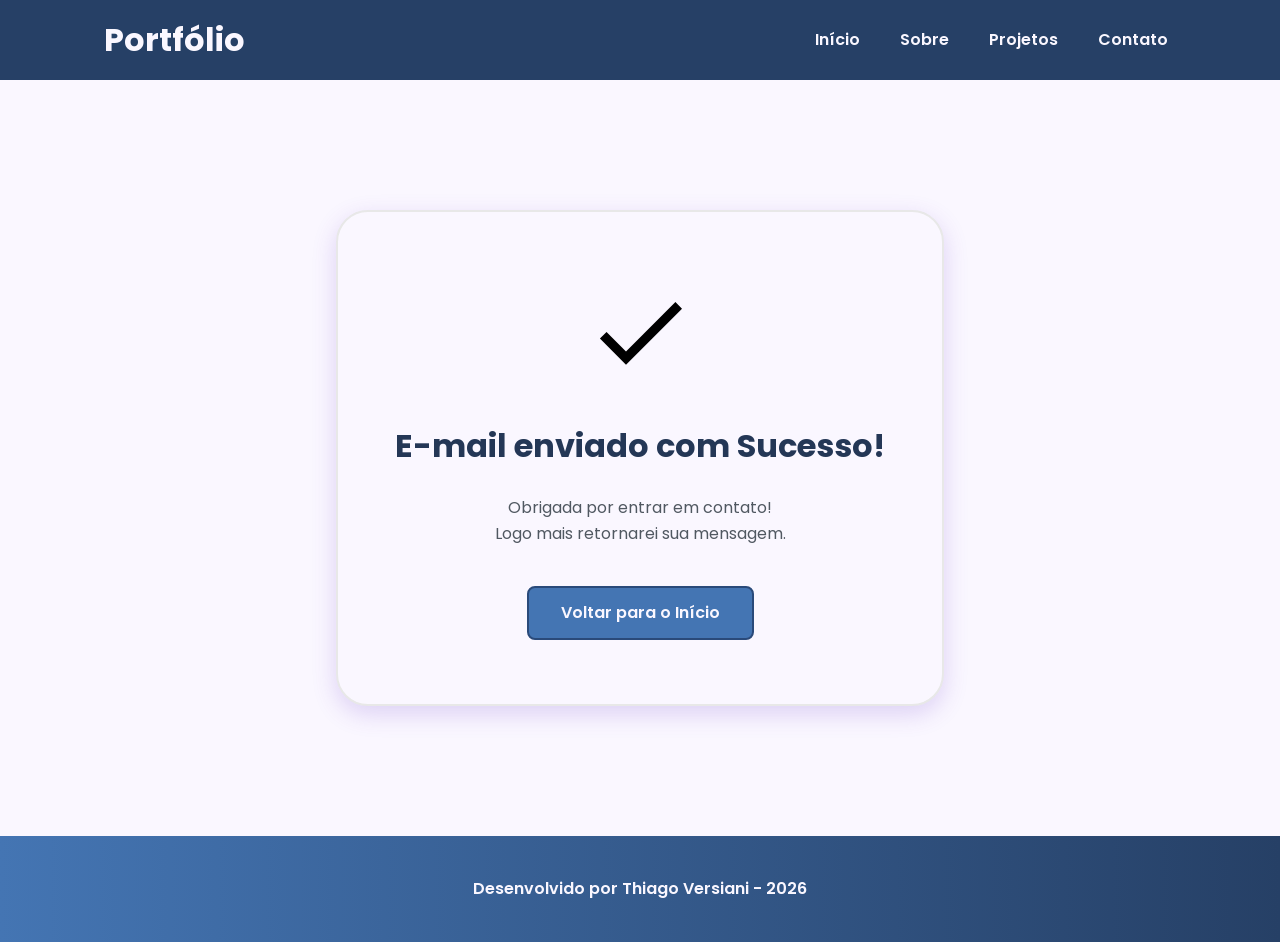
<file: sucess.html>
<!DOCTYPE html>
<html lang="pt-br">

<head>

  <!-- Fontes do Google -->
  <link rel="preconnect" href="https://fonts.googleapis.com">
  <link rel="preconnect" href="https://fonts.gstatic.com" crossorigin>

  <!-- Fonte do Google - Poppins -->
  <link href="https://fonts.googleapis.com/css2?family=Poppins&display=swap" rel="stylesheet">

  <meta charset="UTF-8">
  <meta name="viewport" content="width=device-width, initial-scale=1.0">
  <meta name="author" content="Thiago Versiani">
  <meta name="description" content="Portfólio Pessoal da Thiago Versiani, 
                    desenvolvedor Full Stack especializado em criar experiências 
                    digitais incríveis. Conheça meus projetos e entre em contato.">
  <meta name="robots" content="index, follow">

  <link rel="icon" type="image/svg+xml" href="./assets/img/favicon.svg">

  <!-- CSS principal da página -->
  <link rel="stylesheet" href="./assets/css/styles.css">

  <title>Portfólio do Thiago</title>
</head>

<body>

  <!-- Cabeçalho da Página (header) -->
  <header class="menu-container">
    <div class="menu-content">
      <a href="index.html" id="titulo">Portfólio</a>

      <nav>
        <ul class="menu-list">
          <li><a href="index.html#hero">Início</a></li>
          <li><a href="index.html#about">Sobre</a></li>
          <li><a href="index.html#projects">Projetos</a></li>
          <li><a href="index.html#contact">Contato</a></li>
        </ul>
      </nav>
    </div>
  </header>

  <!-- Seção Principal da Página (main) -->
  <main>

    <!-- Mensagem de Sucesso -->
    <section class="success-container">
      <article class="success-content">

        <figure class="success-icon">
          <img src="./assets/img/success.svg" alt="Ilustração de sucesso" width="20%">
        </figure>

        <h1>E-mail enviado com Sucesso!</h1>
        <h2>Obrigada por entrar em contato! <br> Logo mais retornarei sua mensagem.</h2>

        <a class="botao" href="index.html">Voltar para o Início</a>

      </article>
    </section>

  </main>

  <!-- Rodapé da Página (footer) -->
  <footer>
    Desenvolvido por Thiago Versiani - 2026
  </footer>

</body>

</html>
</file>
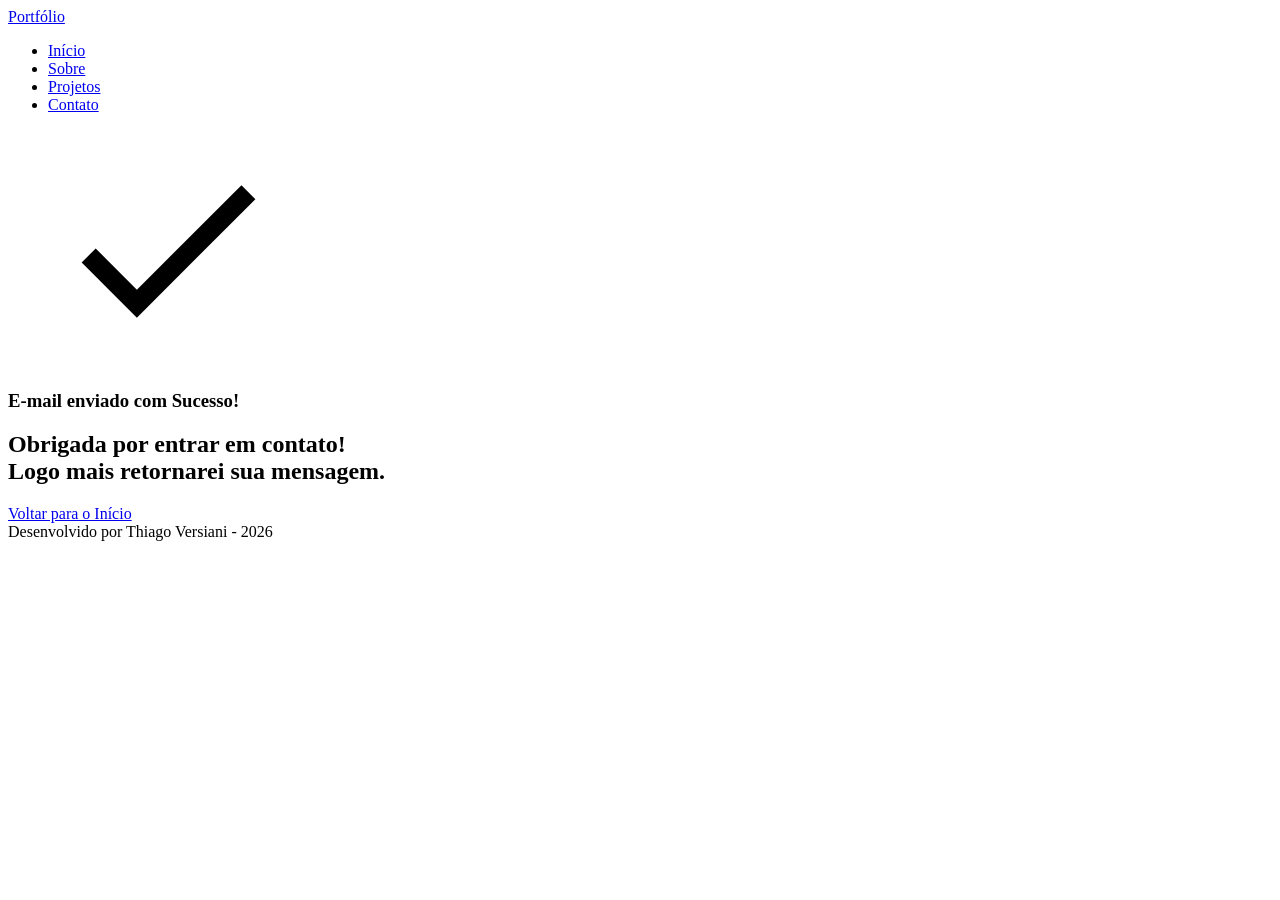
<file: assets/sucess.html>
<!DOCTYPE html>
<html lang="pt-br">

<head>

  <meta charset="UTF-8">
  <meta name="viewport" content="width=device-width, initial-scale=1.0">
  <meta name="author" content="Thiago Versiani">
  <meta name="description" content="Portfólio Pessoal da Thiago Versiani, 
                    desenvolvedor Full Stack especializado em criar experiências 
                    digitais incríveis. Conheça meus projetos e entre em contato.">
  <meta name="robots" content="index, follow">

  <link rel="icon" type="image/svg+xml" href="./assets/img/favicon.svg">

  <title>Portfólio do Thiago</title>
</head>

<body>

  <!-- Cabeçalho da Página (header) -->
  <header class="menu-container">
    <div class="menu-content">
      <a href="index.html" id="titulo">Portfólio</a>

      <nav>
        <ul class="menu-list">
          <li><a href="index.html#hero">Início</a></li>
          <li><a href="index.html#about">Sobre</a></li>
          <li><a href="index.html#projects">Projetos</a></li>
          <li><a href="index.html#contact">Contato</a></li>
        </ul>
      </nav>
    </div>
  </header>

  <!-- Seção Principal da Página (main) -->
  <main>

    <!-- Mensagem de Sucesso -->
    <section class="success-container">
      <article class="success-content">

        <figure class="success-icon">
          <img src="./img/success.svg" alt="Ilustração de sucesso" class="float-animation" width="20%">
        </figure>

        <h1>E-mail enviado com Sucesso!</h1>
        <h2>Obrigada por entrar em contato! <br> Logo mais retornarei sua mensagem.</h2>

        <a class="botao" href="index.html">Voltar para o Início</a>

      </article>
    </section>

  </main>

  <!-- Rodapé da Página (footer) -->
  <footer>
    Desenvolvido por Thiago Versiani - 2026
  </footer>

</body>

</html>
</file>
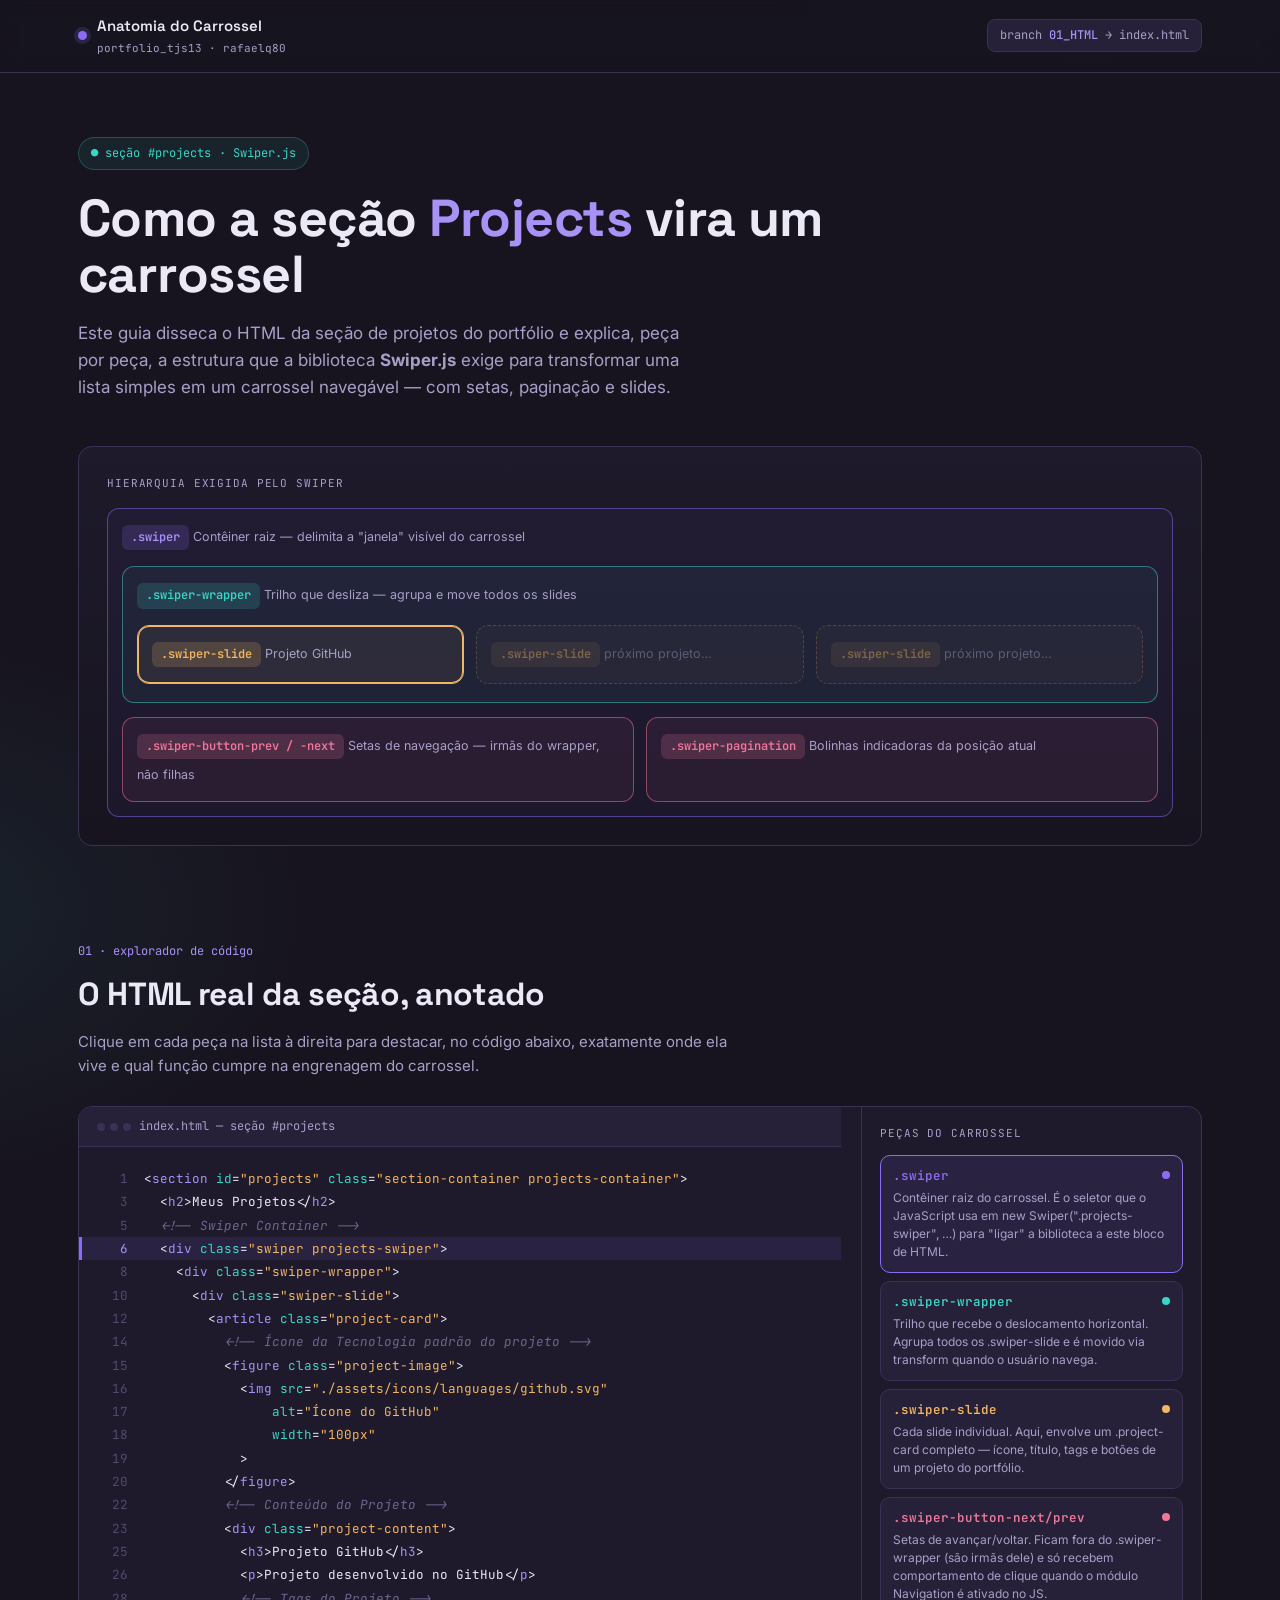
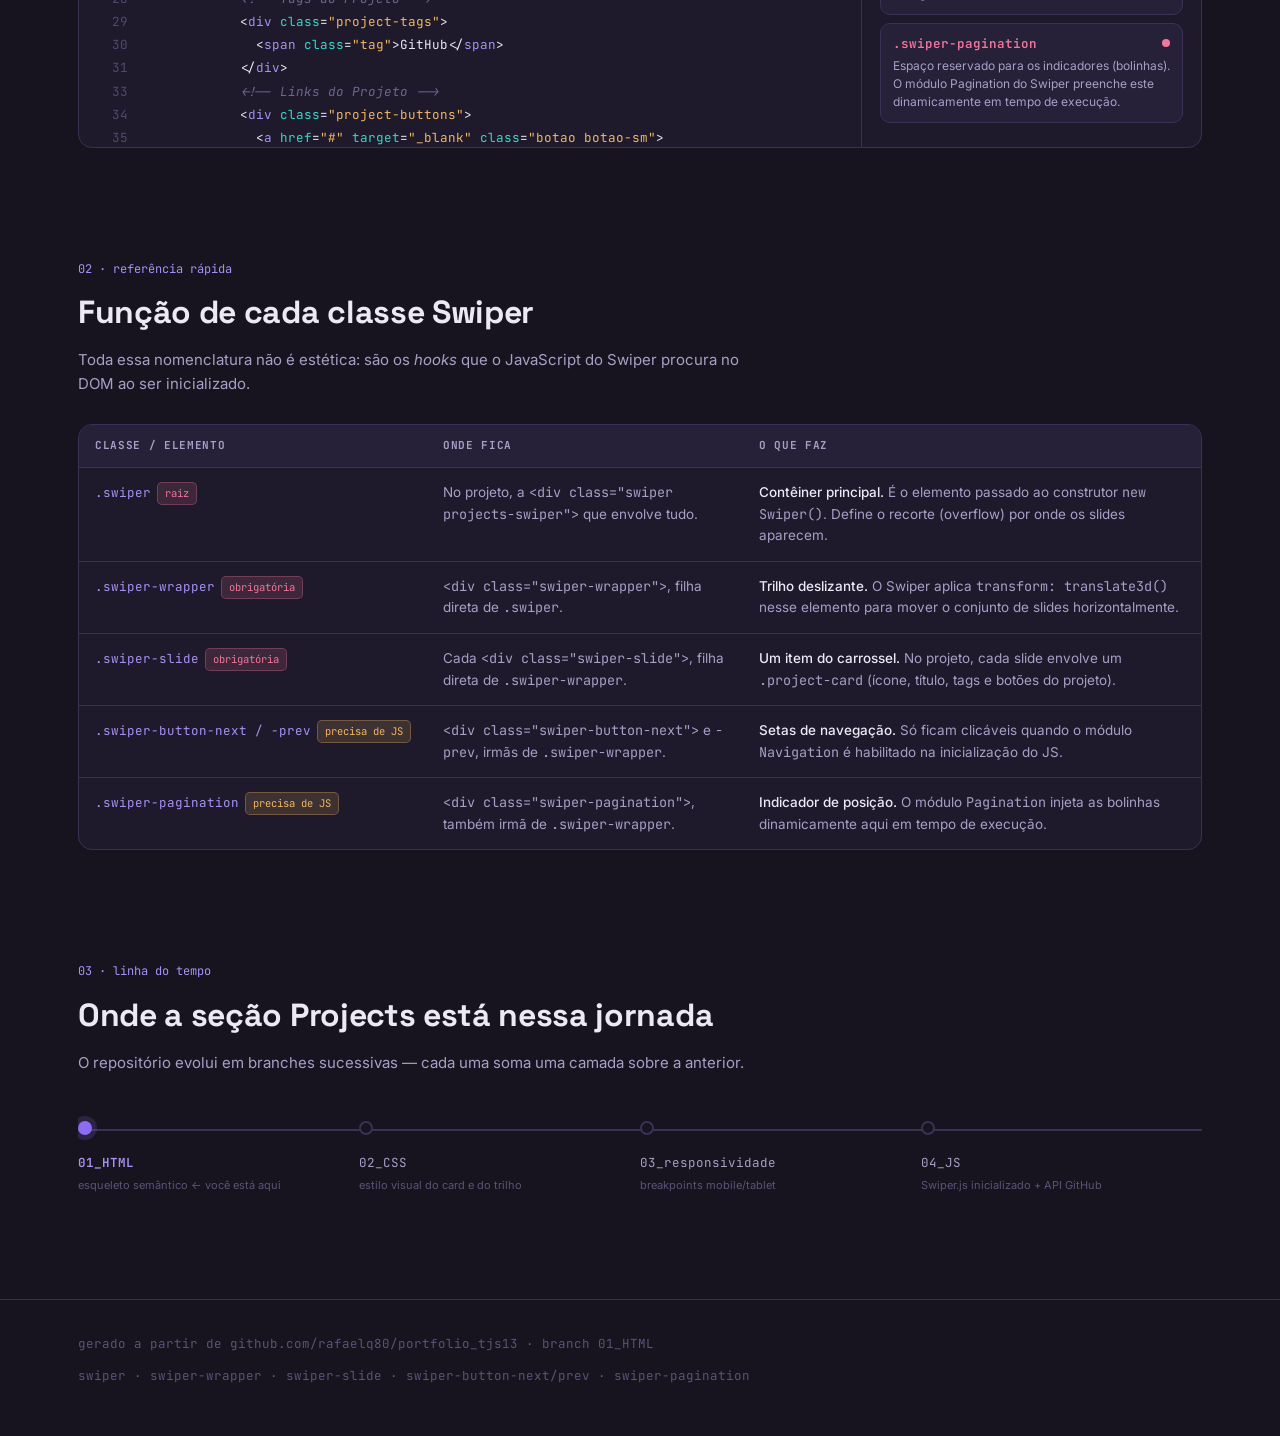
<file: assets/docs/swiper.html>
<!DOCTYPE html>
<html lang="pt-br">
<head>
<meta charset="UTF-8">
<meta name="viewport" content="width=device-width, initial-scale=1.0">
<title>Anatomia do Carrossel Swiper — Seção Projects</title>
<link rel="preconnect" href="https://fonts.googleapis.com">
<link rel="preconnect" href="https://fonts.gstatic.com" crossorigin>
<link href="https://fonts.googleapis.com/css2?family=Space+Grotesk:wght@500;600;700&family=Inter:wght@400;500;600&family=JetBrains+Mono:wght@400;500;600&display=swap" rel="stylesheet">
<style>
  :root{
    --bg: #17141f;
    --bg-soft: #1e1a2b;
    --surface: #262038;
    --surface-2: #2e2745;
    --line: #3a3155;
    --violet: #8b6cf2;
    --violet-soft: #a892f6;
    --slate: #8c86ab;
    --teal: #38d6c6;
    --amber: #f2b661;
    --rose: #f2769b;
    --text: #ece9f7;
    --text-dim: #a89fc7;
    --code-tag: #a892f6;
    --code-attr: #38d6c6;
    --code-str: #f2b661;
    --code-comment: #6e6690;
    --radius: 14px;
    --mono: 'JetBrains Mono', ui-monospace, monospace;
    --display: 'Space Grotesk', sans-serif;
    --body: 'Inter', sans-serif;
  }

  *{box-sizing:border-box;}
  html{scroll-behavior:smooth;}
  body{
    margin:0;
    background:
      radial-gradient(1000px 600px at 85% -10%, rgba(139,108,242,.16), transparent 60%),
      radial-gradient(800px 500px at -10% 30%, rgba(56,214,198,.08), transparent 55%),
      var(--bg);
    color:var(--text);
    font-family:var(--body);
    line-height:1.6;
    -webkit-font-smoothing:antialiased;
  }

  @media (prefers-reduced-motion: reduce){
    html{scroll-behavior:auto;}
    *{animation:none !important; transition:none !important;}
  }

  h1,h2,h3{font-family:var(--display); margin:0; letter-spacing:-.01em;}
  code, pre, .mono{font-family:var(--mono);}
  a{color:inherit;}

  .wrap{max-width:1180px; margin:0 auto; padding:0 28px;}

  /* ---------- TOPBAR ---------- */
  .topbar{
    position:sticky; top:0; z-index:50;
    backdrop-filter:blur(10px);
    background:rgba(23,20,31,.85);
    border-bottom:1px solid var(--line);
  }
  .topbar .wrap{display:flex; align-items:center; justify-content:space-between; padding:14px 28px;}
  .brand{display:flex; align-items:center; gap:10px; font-family:var(--display); font-weight:600; font-size:15px;}
  .brand .dot{width:9px; height:9px; border-radius:50%; background:var(--violet); box-shadow:0 0 0 4px rgba(139,108,242,.18);}
  .brand small{display:block; color:var(--text-dim); font-family:var(--mono); font-weight:400; font-size:11px; margin-top:2px;}
  .path{font-family:var(--mono); font-size:12px; color:var(--text-dim); background:var(--surface); padding:6px 12px; border-radius:8px; border:1px solid var(--line);}
  .path b{color:var(--violet-soft); font-weight:500;}

  /* ---------- HERO ---------- */
  .hero{padding:64px 0 40px;}
  .eyebrow{
    display:inline-flex; align-items:center; gap:8px;
    font-family:var(--mono); font-size:12px; color:var(--teal);
    background:rgba(56,214,198,.08); border:1px solid rgba(56,214,198,.25);
    padding:6px 12px; border-radius:999px; margin-bottom:20px;
  }
  .hero h1{font-size:clamp(32px,4.4vw,52px); line-height:1.08; max-width:780px;}
  .hero h1 span{color:var(--violet-soft);}
  .hero p.lead{max-width:620px; color:var(--text-dim); font-size:17px; margin-top:18px;}

  /* ---------- DIAGRAM (signature element) ---------- */
  .diagram{
    margin-top:44px; border:1px solid var(--line); border-radius:var(--radius);
    background:linear-gradient(180deg, var(--bg-soft), var(--bg));
    padding:28px; overflow-x:auto;
  }
  .diagram-label{font-family:var(--mono); font-size:11px; color:var(--text-dim); margin-bottom:16px; text-transform:uppercase; letter-spacing:.08em;}
  .stack{min-width:640px;}
  .box{border-radius:12px; border:1.5px solid; padding:14px; position:relative; transition:transform .18s ease, box-shadow .18s ease;}
  .box:hover{transform:translateY(-2px);}
  .box .tag{
    font-family:var(--mono); font-size:12px; font-weight:600; display:inline-flex; align-items:center; gap:6px;
    padding:3px 9px; border-radius:6px; margin-bottom:2px;
  }
  .box .desc{font-size:12.5px; color:var(--text-dim); margin-top:4px;}
  .box.swiper{border-color:rgba(139,108,242,.5); background:rgba(139,108,242,.05);}
  .box.swiper > .tag{background:rgba(139,108,242,.18); color:var(--violet-soft);}
  .box.wrapper{border-color:rgba(56,214,198,.5); background:rgba(56,214,198,.05); margin-top:14px;}
  .box.wrapper > .tag{background:rgba(56,214,198,.16); color:var(--teal);}
  .slides-row{display:flex; gap:12px; margin-top:14px; overflow-x:auto; padding-bottom:4px;}
  .box.slide{border-color:rgba(242,182,97,.5); background:rgba(242,182,97,.06); min-width:150px; flex:1;}
  .box.slide > .tag{background:rgba(242,182,97,.18); color:var(--amber);}
  .box.slide.active-repo{border-color:var(--amber); box-shadow:0 0 0 1px var(--amber) inset;}
  .box.slide.ghost{opacity:.45; border-style:dashed;}
  .siblings-row{display:flex; gap:12px; margin-top:14px;}
  .box.nav{border-color:rgba(242,118,155,.5); background:rgba(242,118,155,.06); flex:1;}
  .box.nav > .tag{background:rgba(242,118,155,.18); color:var(--rose);}
  .box.pagination{border-color:rgba(242,118,155,.5); background:rgba(242,118,155,.06); flex:1;}
  .box.pagination > .tag{background:rgba(242,118,155,.18); color:var(--rose);}

  /* ---------- SECTION HEADERS ---------- */
  .section{padding:56px 0;}
  .section-head{margin-bottom:28px; max-width:680px;}
  .section-head .kicker{font-family:var(--mono); font-size:12px; color:var(--violet-soft); margin-bottom:8px;}
  .section-head h2{font-size:clamp(24px,3vw,32px);}
  .section-head p{color:var(--text-dim); margin-top:10px; font-size:15px;}

  /* ---------- EXPLORER (interactive signature) ---------- */
  .explorer{
    display:grid; grid-template-columns:1fr 340px; gap:20px;
    border:1px solid var(--line); border-radius:var(--radius); overflow:hidden;
    background:var(--bg-soft);
  }
  @media (max-width:880px){ .explorer{grid-template-columns:1fr;} }

  .code-pane{padding:0; overflow:auto; max-height:640px;}
  .code-pane .file-tab{
    display:flex; align-items:center; gap:8px; padding:10px 18px; font-family:var(--mono); font-size:12px;
    color:var(--text-dim); border-bottom:1px solid var(--line); background:var(--surface); position:sticky; top:0;
  }
  .file-tab .dots{display:flex; gap:5px;}
  .file-tab .dots span{width:8px; height:8px; border-radius:50%; background:var(--line);}
  pre.code{margin:0; padding:20px 0; font-size:12.6px; line-height:1.85;}
  .line{display:flex; padding:0 18px; border-left:3px solid transparent; cursor:default; white-space:pre;}
  .line .ln{width:28px; flex:none; color:#514a70; user-select:none; text-align:right; margin-right:16px;}
  .line .code-text{white-space:pre-wrap; word-break:break-word;}
  .line.hl{background:rgba(139,108,242,.1); border-left-color:var(--violet);}
  .line.hl .ln{color:var(--violet-soft);}
  .tk-tag{color:var(--code-tag);}
  .tk-attr{color:var(--code-attr);}
  .tk-str{color:var(--code-str);}
  .tk-comment{color:var(--code-comment); font-style:italic;}
  .tk-punc{color:#7a7396;}

  .legend{border-left:1px solid var(--line); padding:18px; overflow:auto; max-height:640px;}
  .legend-title{font-family:var(--mono); font-size:11px; text-transform:uppercase; letter-spacing:.08em; color:var(--text-dim); margin-bottom:12px;}
  .chip{
    display:block; width:100%; text-align:left; background:var(--surface); border:1px solid var(--line);
    border-radius:10px; padding:11px 12px; margin-bottom:8px; cursor:pointer; color:var(--text);
    font-family:var(--body); font-size:13px; transition:border-color .15s ease, background .15s ease;
  }
  .chip .chip-top{display:flex; align-items:center; justify-content:space-between; gap:8px;}
  .chip .chip-name{font-family:var(--mono); font-size:12.5px; font-weight:600;}
  .chip .chip-fn{display:block; margin-top:5px; color:var(--text-dim); font-size:12px; line-height:1.5;}
  .chip.active{border-color:var(--violet); background:rgba(139,108,242,.1);}
  .chip.active .chip-name{color:var(--violet-soft);}
  .chip .swatch{width:8px; height:8px; border-radius:50%; flex:none;}

  /* ---------- TABLE ---------- */
  .table-card{border:1px solid var(--line); border-radius:var(--radius); overflow:hidden; background:var(--bg-soft);}
  table{width:100%; border-collapse:collapse; font-size:13.5px;}
  thead th{
    text-align:left; font-family:var(--mono); font-size:11px; text-transform:uppercase; letter-spacing:.06em;
    color:var(--text-dim); background:var(--surface); padding:12px 16px; border-bottom:1px solid var(--line);
  }
  tbody td{padding:14px 16px; border-bottom:1px solid var(--line); vertical-align:top; color:var(--text-dim);}
  tbody tr:last-child td{border-bottom:none;}
  tbody td.cls{font-family:var(--mono); color:var(--violet-soft); font-size:12.5px; white-space:nowrap;}
  tbody td strong{color:var(--text); font-weight:500;}
  .badge{display:inline-block; font-family:var(--mono); font-size:10.5px; padding:2px 7px; border-radius:5px; margin-left:6px;}
  .badge.required{background:rgba(242,118,155,.15); color:var(--rose); border:1px solid rgba(242,118,155,.3);}
  .badge.needs-js{background:rgba(242,182,97,.15); color:var(--amber); border:1px solid rgba(242,182,97,.3);}

  /* ---------- CALLOUT ---------- */
  .callout{
    display:flex; gap:14px; border:1px solid rgba(242,182,97,.35); background:rgba(242,182,97,.06);
    border-radius:var(--radius); padding:20px 22px; margin-top:20px;
  }
  .callout .icon{font-size:20px; flex:none; margin-top:2px;}
  .callout h3{font-size:15px; margin-bottom:6px; color:var(--amber); font-family:var(--body); font-weight:600;}
  .callout p{margin:0; color:var(--text-dim); font-size:13.5px;}
  .callout code{background:var(--surface); padding:1px 6px; border-radius:4px; color:var(--code-str); font-size:12px;}

  .callout.bug{border-color:rgba(139,108,242,.35); background:rgba(139,108,242,.06);}
  .callout.bug h3{color:var(--violet-soft);}

  /* ---------- ROADMAP ---------- */
  .roadmap{display:flex; gap:0; margin-top:8px; overflow-x:auto;}
  .stop{flex:1; min-width:150px; position:relative; padding:18px 16px 18px 0;}
  .stop::before{content:""; position:absolute; top:26px; left:0; right:-0px; height:2px; background:var(--line);}
  .stop:first-child::before{left:0;}
  .stop .node{
    width:14px; height:14px; border-radius:50%; background:var(--bg); border:2px solid var(--line);
    position:relative; z-index:2; margin-bottom:14px;
  }
  .stop.current .node{border-color:var(--violet); background:var(--violet); box-shadow:0 0 0 5px rgba(139,108,242,.18);}
  .stop .name{font-family:var(--mono); font-size:12.5px; color:var(--text-dim);}
  .stop.current .name{color:var(--violet-soft); font-weight:600;}
  .stop .tag2{display:block; font-size:11px; color:#5a5378; margin-top:3px;}

  footer{border-top:1px solid var(--line); padding:34px 0 50px; margin-top:30px;}
  footer .wrap{display:flex; justify-content:space-between; align-items:center; flex-wrap:wrap; gap:12px;}
  footer p{margin:0; color:#5a5378; font-size:12.5px; font-family:var(--mono);}

  ::selection{background:rgba(139,108,242,.35);}
  ::-webkit-scrollbar{height:8px; width:8px;}
  ::-webkit-scrollbar-thumb{background:var(--line); border-radius:8px;}
</style>
</head>
<body>

  <div class="topbar">
    <div class="wrap">
      <div class="brand">
        <span class="dot"></span>
        <div>
          Anatomia do Carrossel
          <small>portfolio_tjs13 · rafaelq80</small>
        </div>
      </div>
      <div class="path">branch <b>01_HTML</b> → <span id="pathFile">index.html</span></div>
    </div>
  </div>

  <header class="hero">
    <div class="wrap">
      <span class="eyebrow">● seção <code>#projects</code> · Swiper.js</span>
      <h1>Como a seção <span>Projects</span> vira um carrossel</h1>
      <p class="lead">Este guia disseca o HTML da seção de projetos do portfólio e explica, peça por peça, a estrutura que a biblioteca <strong>Swiper.js</strong> exige para transformar uma lista simples em um carrossel navegável — com setas, paginação e slides.</p>

      <div class="diagram">
        <div class="diagram-label">Hierarquia exigida pelo Swiper</div>
        <div class="stack">
          <div class="box swiper">
            <span class="tag">.swiper</span>
            <span class="desc">Contêiner raiz — delimita a "janela" visível do carrossel</span>

            <div class="box wrapper">
              <span class="tag">.swiper-wrapper</span>
              <span class="desc">Trilho que desliza — agrupa e move todos os slides</span>

              <div class="slides-row">
                <div class="box slide active-repo">
                  <span class="tag">.swiper-slide</span>
                  <span class="desc">Projeto GitHub</span>
                </div>
                <div class="box slide ghost">
                  <span class="tag">.swiper-slide</span>
                  <span class="desc">próximo projeto…</span>
                </div>
                <div class="box slide ghost">
                  <span class="tag">.swiper-slide</span>
                  <span class="desc">próximo projeto…</span>
                </div>
              </div>
            </div>

            <div class="siblings-row">
              <div class="box nav">
                <span class="tag">.swiper-button-prev / -next</span>
                <span class="desc">Setas de navegação — irmãs do wrapper, não filhas</span>
              </div>
              <div class="box pagination">
                <span class="tag">.swiper-pagination</span>
                <span class="desc">Bolinhas indicadoras da posição atual</span>
              </div>
            </div>
          </div>
        </div>
      </div>
    </div>
  </header>

  <section class="section">
    <div class="wrap">
      <div class="section-head">
        <div class="kicker">01 · explorador de código</div>
        <h2>O HTML real da seção, anotado</h2>
        <p>Clique em cada peça na lista à direita para destacar, no código abaixo, exatamente onde ela vive e qual função cumpre na engrenagem do carrossel.</p>
      </div>

      <div class="explorer">
        <div class="code-pane">
          <div class="file-tab">
            <span class="dots"><span></span><span></span><span></span></span>
            index.html — seção #projects
          </div>
          <pre class="code" id="codeBlock"></pre>
        </div>
        <div class="legend">
          <div class="legend-title">Peças do carrossel</div>
          <div id="chipList"></div>
        </div>
      </div>
    </div>
  </section>

  <section class="section">
    <div class="wrap">
      <div class="section-head">
        <div class="kicker">02 · referência rápida</div>
        <h2>Função de cada classe Swiper</h2>
        <p>Toda essa nomenclatura não é estética: são os <em>hooks</em> que o JavaScript do Swiper procura no DOM ao ser inicializado.</p>
      </div>

      <div class="table-card">
        <table>
          <thead>
            <tr><th>Classe / elemento</th><th>Onde fica</th><th>O que faz</th></tr>
          </thead>
          <tbody>
            <tr>
              <td class="cls">.swiper<span class="badge required">raiz</span></td>
              <td>No projeto, a <code>&lt;div class="swiper projects-swiper"&gt;</code> que envolve tudo.</td>
              <td><strong>Contêiner principal.</strong> É o elemento passado ao construtor <code>new Swiper()</code>. Define o recorte (overflow) por onde os slides aparecem.</td>
            </tr>
            <tr>
              <td class="cls">.swiper-wrapper<span class="badge required">obrigatória</span></td>
              <td><code>&lt;div class="swiper-wrapper"&gt;</code>, filha direta de <code>.swiper</code>.</td>
              <td><strong>Trilho deslizante.</strong> O Swiper aplica <code>transform: translate3d()</code> nesse elemento para mover o conjunto de slides horizontalmente.</td>
            </tr>
            <tr>
              <td class="cls">.swiper-slide<span class="badge required">obrigatória</span></td>
              <td>Cada <code>&lt;div class="swiper-slide"&gt;</code>, filha direta de <code>.swiper-wrapper</code>.</td>
              <td><strong>Um item do carrossel.</strong> No projeto, cada slide envolve um <code>.project-card</code> (ícone, título, tags e botões do projeto).</td>
            </tr>
            <tr>
              <td class="cls">.swiper-button-next / -prev<span class="badge needs-js">precisa de JS</span></td>
              <td><code>&lt;div class="swiper-button-next"&gt;</code> e <code>-prev</code>, irmãs de <code>.swiper-wrapper</code>.</td>
              <td><strong>Setas de navegação.</strong> Só ficam clicáveis quando o módulo <code>Navigation</code> é habilitado na inicialização do JS.</td>
            </tr>
            <tr>
              <td class="cls">.swiper-pagination<span class="badge needs-js">precisa de JS</span></td>
              <td><code>&lt;div class="swiper-pagination"&gt;</code>, também irmã de <code>.swiper-wrapper</code>.</td>
              <td><strong>Indicador de posição.</strong> O módulo <code>Pagination</code> injeta as bolinhas dinamicamente aqui em tempo de execução.</td>
            </tr>
          </tbody>
        </table>
      </div>

    </div>
  </section>

  <section class="section">
    <div class="wrap">
      <div class="section-head">
        <div class="kicker">03 · linha do tempo</div>
        <h2>Onde a seção Projects está nessa jornada</h2>
        <p>O repositório evolui em branches sucessivas — cada uma soma uma camada sobre a anterior.</p>
      </div>
      <div class="roadmap">
        <div class="stop current"><div class="node"></div><span class="name">01_HTML</span><span class="tag2">esqueleto semântico ← você está aqui</span></div>
        <div class="stop"><div class="node"></div><span class="name">02_CSS</span><span class="tag2">estilo visual do card e do trilho</span></div>
        <div class="stop"><div class="node"></div><span class="name">03_responsividade</span><span class="tag2">breakpoints mobile/tablet</span></div>
        <div class="stop"><div class="node"></div><span class="name">04_JS</span><span class="tag2">Swiper.js inicializado + API GitHub</span></div>
      </div>
    </div>
  </section>

  <footer>
    <div class="wrap">
      <p>gerado a partir de github.com/rafaelq80/portfolio_tjs13 · branch 01_HTML</p>
      <p>swiper · swiper-wrapper · swiper-slide · swiper-button-next/prev · swiper-pagination</p>
    </div>
  </footer>

<script>
(function(){
  // Código real da seção #projects, tokenizado em spans para o painel de anotação.
  // Cada linha carrega um data-part opcional que a liga a um chip da legenda.
  const lines = [
    {t:'&lt;section id="projects" class="section-container projects-container"&gt;', part:null},
    {t:'', part:null},
    {t:'  &lt;h2&gt;Meus Projetos&lt;/h2&gt;', part:null},
    {t:'', part:null},
    {t:'  &lt;!-- Swiper Container --&gt;', part:null, comment:true},
    {t:'  &lt;div class="swiper projects-swiper"&gt;', part:'swiper'},
    {t:'', part:'swiper'},
    {t:'    &lt;div class="swiper-wrapper"&gt;', part:'wrapper'},
    {t:'', part:'wrapper'},
    {t:'      &lt;div class="swiper-slide"&gt;', part:'slide'},
    {t:'', part:'slide'},
    {t:'        &lt;article class="project-card"&gt;', part:'slide'},
    {t:'', part:'slide'},
    {t:'          &lt;!-- Ícone da Tecnologia padrão do projeto --&gt;', part:'slide', comment:true},
    {t:'          &lt;figure class="project-image"&gt;', part:'slide'},
    {t:'            &lt;img src="./assets/icons/languages/github.svg"', part:'slide'},
    {t:'                alt="Ícone do GitHub"', part:'slide'},
    {t:'                width="100px"', part:'slide'},
    {t:'            &gt;', part:'slide'},
    {t:'          &lt;/figure&gt;', part:'slide'},
    {t:'', part:'slide'},
    {t:'          &lt;!-- Conteúdo do Projeto --&gt;', part:'slide', comment:true},
    {t:'          &lt;div class="project-content"&gt;', part:'slide'},
    {t:'', part:'slide'},
    {t:'            &lt;h3&gt;Projeto GitHub&lt;/h3&gt;', part:'slide'},
    {t:'            &lt;p&gt;Projeto desenvolvido no GitHub&lt;/p&gt;', part:'slide'},
    {t:'', part:'slide'},
    {t:'            &lt;!-- Tags do Projeto --&gt;', part:'slide', comment:true},
    {t:'            &lt;div class="project-tags"&gt;', part:'slide'},
    {t:'              &lt;span class="tag"&gt;GitHub&lt;/span&gt;', part:'slide'},
    {t:'            &lt;/div&gt;', part:'slide'},
    {t:'', part:'slide'},
    {t:'            &lt;!-- Links do Projeto --&gt;', part:'slide', comment:true},
    {t:'            &lt;div class="project-buttons"&gt;', part:'slide'},
    {t:'              &lt;a href="#" target="_blank" class="botao botao-sm"&gt;', part:'slide'},
    {t:'                GitHub', part:'slide'},
    {t:'              &lt;/a&gt;', part:'slide'},
    {t:'              &lt;a href="#" target="_blank" class="botao-outline botao-sm"&gt;', part:'slide'},
    {t:'                Deploy', part:'slide'},
    {t:'              &lt;/a&gt;', part:'slide'},
    {t:'            &lt;/div&gt;', part:'slide'},
    {t:'', part:'slide'},
    {t:'          &lt;/div&gt;', part:'slide'},
    {t:'', part:'slide'},
    {t:'        &lt;/article&gt;', part:'slide'},
    {t:'', part:'slide'},
    {t:'      &lt;/div&gt; &lt;!-- fecha o slide --&gt;', part:'slide'},
    {t:'', part:'wrapper'},
    {t:'    &lt;/div&gt;', part:'wrapper'},
    {t:'', part:'swiper'},
    {t:'    &lt;!-- Botões de Navegação --&gt;', part:'nav', comment:true},
    {t:'    &lt;div class="swiper-button-next"&gt;&lt;/div&gt;', part:'nav'},
    {t:'    &lt;div class="swiper-button-prev"&gt;&lt;/div&gt;', part:'nav'},
    {t:'', part:'swiper'},
    {t:'    &lt;!-- Paginação --&gt;', part:'pagination', comment:true},
    {t:'    &lt;div class="swiper-pagination"&gt;&lt;/div&gt;', part:'pagination'},
    {t:'', part:null},
    {t:'  &lt;/div&gt;', part:'swiper'},
    {t:'', part:null},
    {t:'&lt;/section&gt;', part:null},
  ];

  const parts = {
    swiper:     {name:'.swiper',                color:'#8b6cf2', fn:'Contêiner raiz do carrossel. É o seletor que o JavaScript usa em new Swiper(".projects-swiper", …) para "ligar" a biblioteca a este bloco de HTML.'},
    wrapper:    {name:'.swiper-wrapper',         color:'#38d6c6', fn:'Trilho que recebe o deslocamento horizontal. Agrupa todos os .swiper-slide e é movido via transform quando o usuário navega.'},
    slide:      {name:'.swiper-slide',           color:'#f2b661', fn:'Cada slide individual. Aqui, envolve um .project-card completo — ícone, título, tags e botões de um projeto do portfólio.'},
    nav:        {name:'.swiper-button-next/prev',color:'#f2769b', fn:'Setas de avançar/voltar. Ficam fora do .swiper-wrapper (são irmãs dele) e só recebem comportamento de clique quando o módulo Navigation é ativado no JS.'},
    pagination: {name:'.swiper-pagination',      color:'#f2769b', fn:'Espaço reservado para os indicadores (bolinhas). O módulo Pagination do Swiper preenche este <div> dinamicamente em tempo de execução.'}
  };

  const codeBlock = document.getElementById('codeBlock');
  const chipList = document.getElementById('chipList');

  function highlight(raw){
    const M1 = '\u0001', M2 = '\u0002'; // marcadores temporários, fora do alfabeto do HTML
    let out = raw.replace(/(&lt;\/?)([a-zA-Z0-9]+)/g, (m, p1, p2) => p1 + M1 + 'TAG' + M2 + p2 + M1 + M2);
    out = out.replace(/([a-zA-Z-]+)(=)(&quot;|")([^"]*)(&quot;|")/g, (m, p1, p2, p3, p4, p5) =>
      M1 + 'ATTR' + M2 + p1 + M1 + M2 + p2 + M1 + 'STR' + M2 + p3 + p4 + p5 + M1 + M2
    );
    out = out.replace(new RegExp(M1+'TAG'+M2+'(.*?)'+M1+M2, 'g'), '<span class="tk-tag">$1</span>');
    out = out.replace(new RegExp(M1+'ATTR'+M2+'(.*?)'+M1+M2, 'g'), '<span class="tk-attr">$1</span>');
    out = out.replace(new RegExp(M1+'STR'+M2+'(.*?)'+M1+M2, 'g'), '<span class="tk-str">$1</span>');
    return out;
  }

  lines.forEach((line, i) => {
    const row = document.createElement('div');
    row.className = 'line' + (line.part ? ' part-'+line.part : '');
    if(line.part) row.dataset.part = line.part;
    const ln = document.createElement('span');
    ln.className = 'ln';
    ln.textContent = line.t ? (i+1) : '';
    const codeText = document.createElement('span');
    codeText.className = 'code-text' + (line.comment ? ' tk-comment' : '');
    codeText.innerHTML = line.comment ? line.t : highlight(line.t);
    row.appendChild(ln);
    row.appendChild(codeText);
    codeBlock.appendChild(row);
  });

  Object.keys(parts).forEach(key => {
    const p = parts[key];
    const chip = document.createElement('button');
    chip.className = 'chip';
    chip.dataset.part = key;
    chip.innerHTML =
      '<span class="chip-top">' +
        '<span class="chip-name" style="color:'+p.color+'">'+p.name+'</span>' +
        '<span class="swatch" style="background:'+p.color+'"></span>' +
      '</span>' +
      '<span class="chip-fn">'+p.fn+'</span>';
    chip.addEventListener('click', () => selectPart(key, chip));
    chipList.appendChild(chip);
  });

  function selectPart(key, chipEl){
    document.querySelectorAll('.chip').forEach(c => c.classList.remove('active'));
    document.querySelectorAll('.line').forEach(l => l.classList.remove('hl'));
    chipEl.classList.add('active');
    const target = document.querySelector('.line[data-part="'+key+'"]');
    document.querySelectorAll('.line[data-part="'+key+'"]').forEach(l => l.classList.add('hl'));
    if(target) target.scrollIntoView({block:'center', behavior:'smooth'});
  }

  // seleciona .swiper por padrão para orientar o primeiro olhar
  const firstChip = chipList.querySelector('.chip');
  if(firstChip) selectPart('swiper', firstChip);
})();
</script>
</body>
</html>
</file>
<file: assets/css/styles.css>
* {
margin: 0;
padding: 0; 
box-sizing: border-box;
font-family: 'Poppins', sans-serif;
font-weight: 400;
text-decoration: none;
outline: none;
}

/* Variáveis */
:root {
    /* Paleta de Cores - Purple */
    --purple-50: #f4f6fb;
    --purple-100: #e7edf7;
    --purple-200: #cad8ed;
    --purple-300: #9cb8dd;
    --purple-400: #6793c9;
    --purple-500: #4475b3;
    --purple-600: #335d98;
    --purple-700: #2a4a7a;
    --purple-800: #264066;
    --purple-900: #243756;
    --purple-950: #182439;
 
    /* Cores Neutras */
    --gray-200: #e8e8e8;
    --gray-400: #505861;
    --black: #171717;
    --white: #FAF7FF;
 
    /* Cores de Estado */
    --error: #e63946;
 
    /* Sombras */
    --shadow-sm: 0 0.25rem 0.5rem rgba(0, 0, 0, 0.05);
    --shadow-md: 0 0.25rem 0.75rem rgba(107, 54, 200, 0.3);
    --shadow-lg: 0 0.5rem 1.5rem rgba(107, 54, 200, 0.2);
 
    /* Espaçamentos */
    --spacing-xs: 0.5rem;
    --spacing-sm: 1rem;
    --spacing-md: 1.5rem;
    --spacing-lg: 2rem;
    --spacing-xl: 3rem;
    --spacing-2xl: 4rem;
 
    /* Tamanhos de Fonte */
    --text-sm: 0.75rem;
    --text-base: 1rem;
    --text-lg: 1.25rem;
    --text-xl: 1.5rem;
    --text-2xl: 2rem;
    --text-3xl: 2.5rem;
 
    /* Border Radius */
    --radius-sm: 0.25rem;
    --radius-md: 0.5rem;
    --radius-lg: 1rem;
    --radius-xl: 2rem;
    --radius-full: 50%;
 
    /* Animação Padrão */
    --transition-default: all 0.3s ease;
}

html {
    scroll-behavior: smooth;
}

body {
    display: flex;
    flex-direction: column;
    min-height: 100vh;
    background-color: var(--white);
    color: var(--black);
    font-size: var(--text-base);
    line-height: 1.6;
}

main {
    flex: 1;
    padding: var(--spacing-md);
}

.section-container {
    max-width: 70rem;
    margin: 0 auto;
    padding: var(--spacing-xl) var(--spacing-md);
    scroll-margin-top: 6rem;
}

.buttons-container {
    display: flex;
    gap: var(--spacing-sm);
}

.botao,
.botao-outline {
    display: inline-block;
    padding: 0.75rem 2rem;
    border: 0.15rem solid transparent;
    border-radius: var(--radius-md);
    font-size: var(--text-base);
    font-weight: 600;
    text-align: center;
    cursor: pointer;
    transition: var(--transition-default);
}

.botao {
    border-color: var(--purple-700);
    background-color: var(--purple-500);
    color: var(--white);
}

.botao:hover {
    border-color: var(--purple-800);
    background-color: var(--purple-700);
    box-shadow: var(--shadow-md);
    transform: translateY(-0.25rem);
}

.botao-outline {
    border-color: var(--purple-700);
    background-color: transparent;
    color: var(--purple-700);
}

.botao-outline:hover {
    border-color: var(--purple-700);
    background-color: var(--purple-500);
    color: var(--white);
    transform: translateY(-0.25rem);
}

/* Botões pequenos - Card Projetos */
 
.botao.botao-sm,
.botao-outline.botao-sm {
  min-width: 6rem;
  padding: 0.25rem var(--spacing-sm);
  border-width: 0.125rem;
  border-radius: 0.25rem;
  font-size: var(--text-sm);
}

header{
   position: sticky;
   top: 0;
   z-index: 1000;
   width: 100%;
   height: 5rem;
   border-bottom: var (--spacing-xs) solid var(--gray-200);
   box-shadow: var(--purple-800);
   background-color: var(--purple-800);
}

header a {
    color: var(--white);
    transition: color 0.3s ease;
    font-weight: 600;
}

header a:hover {
    color: var(--purple-100);
}

#titulo {
    font-size: var(--text-2xl);
    font-weight: 700;
}

.menu-content {
    display: flex;
    justify-content: space-between;
    align-items: center;
    max-width: 70rem;
    height: 100%;
    margin: 0 auto;
    padding: 0 var(--spacing-md);
}

.menu-list {
    display: flex;
    gap: var(--spacing-md);
    list-style: none;
}

.menu-list a {
    padding: var(--spacing-xs);
}

/* Seção Hero*/
.hero-container {
    display: flex;
    align-items: center;
    gap: var(--spacing-2xl);
    min-height: calc(100vh - 5rem);
}

.hero-content {
    display: flex;
    flex: 1;
    flex-direction: column;
    gap: var(--spacing-md);
}

.hero-content span {
    font-size: var(--text-xl);
    font-weight: 700;
}

.hero-content h1 {
    font-size: var(--text-3xl);
    font-weight: 700;
}

/* configura todos os parágrafos */
.hero-content p, 
.about-content p,
.contact-info p {
    font-size: var(--text-lg);
    color: var(--gray-400);
}

.hero-image {
    flex: 1;
    display: flex;
    justify-content: center;
}

.hero-image img {
    width: 100%;
    max-width: 100%;
    border-radius: var(--radius-xl);
    box-shadow: var(--shadow-lg);
}

/* Animação Flutuante */
@keyframes float {
  0%,
  100% {
    transform: translateY(0);
  }
 
  50% {
    transform: translateY(-1.25rem);
  }
 
}
 
/* Usa animação */
.float-animation {
  animation: float 3s ease-in-out infinite;
}


/* Seção About */

.about-container {
	display: flex;
    flex-direction: row;
	align-items: center;
	gap: var(--spacing-2xl);
	margin: var(--spacing-2xl) auto;
	border-radius: var(--radius-lg);
	background-color: var(--gray-200);
}

/* Imagem de perfil */
.about-image {
    flex: 0 0 17.5rem;
}

.about-image img {
	width: 100%;
	border: 0.35rem solid var(--purple-500);
	border-radius: var(--radius-full);
	box-shadow: var(--shadow-lg);
}


.about-content h2,
.projects-container h2,
.contact-info h2 {
	margin-bottom: var(--spacing-md);
	font-size: var(--text-3xl);
	font-weight: 700;
	color: var(--purple-800);
}

.about-content p {
	margin-bottom: var(--spacing-sm);
	text-align: justify;
}

.about-buttons-data {
	display: flex;
	justify-content: space-between;
	align-items: center;
	gap: var(--spacing-lg);
	margin-top: var(--spacing-lg);
}

.about-buttons-data .botao {
	margin-right: auto;
}

/* Estatísticas do GitHub (Seguidores / Repositórios) */
.data-container {
    display: flex;
    gap: var(--spacing-xl);
}

.data-item {
    display: flex;
    flex-direction: column;
}

.data-number {
    font-size: var(--text-2xl);
    font-weight: 700;
    color: var(--purple-600);
    line-height: 1.2;
}

.data-label {
    font-size: var(--text-sm);
    color: var(--gray-400);
    font-weight: 600;
}

/* Responsividade (Telas menores) */
@media (max-width: 768px) {
    .about-container {
        flex-direction: column;
        text-align: center;
    }

    .about-buttons-data {
        align-items: center;
    }

    .data-container {
        justify-content: center;
    }
}

/* projects */

.projects-container {
    scroll-margin-top: 3rem;
    margin: var(--spacing-2xl) auto;
    text-align: center;
}

.projects-swiper {
   position: relative;
   width: 100%;
   padding: var(--spacing-sm) var(--spacing-xl) var(--spacing-xl);
   overflow: hidden;
}

/* cards projects */

.project-card {
    display: flex;
    flex-direction: column;
    width: 100%;
    height: 100%;
    border: 0.15rem solid var(--grey-200);
    border-radius: var(--radius-lg);
    background-color: var(--white);
    box-shadow: var(--shadow-sm);
    overflow: hidden;
    transition: var(--transition-default);
}

.project-card:hover {
    box-shadow: var(--shadow-lg);
}

.project-image {
    display: flex;
    justify-content: center;
    align-items: center;
    width: 100%;
    height: 10rem;
    background: linear-gradient(135deg, var(--purple-50) 0%, var(--purple-100) 100%);
}

.project-image img {
    width: 75%;
    height: 75%;
    max-width: 7rem;
    max-height: 7rem;
    object-fit: contain;
    transition: transform 0.3s ease;
}

.project-content {
    display: flex;
    flex-direction: column;
    justify-content: space-between;
    text-align: left;
    flex: 1;
    padding: var(--spacing-md);
}

.project-content h3 {
    font-size: var(--text-lg);
    font-weight: 700;
    margin-bottom: 0.75rem;
}

.project-content p {
    flex: 1;
    font-size: var(--text-base);
    color: var(--gray-400);
    margin-bottom: var(--spacing-sm);
}

.project-tags {
    display: flex;
    flex-wrap: wrap;
    gap: var(--spacing-xs);
}

.tag {
    padding: 0.375rem 0.75rem;
    border-radius: var(--radius-sm);
    background-color: var(--purple-100);
    font-size: var(--text-sm);
    font-weight: 600;
    color: var(--purple-800);
}

.project-buttons {
    display: flex;
    justify-content: center;
    align-items: center;
    gap: 0.75rem;
    margin-top: var(--spacing-sm);
}

/* Configuração do Swiper */
 
.swiper-wrapper {

    align-items: stretch;

}
 
.swiper-slide {

    display: flex;

    height: auto;

}
 
/* Botões do Swiper (navegação) */

.swiper-button-next,

.swiper-button-prev {

    width: 3rem;

    height: 3rem;

}
 
.swiper-button-next:after,

.swiper-button-prev:after {

    font-size: var(--text-lg);

    color: var(--purple-500);

}
 
.swiper-button-next:hover:after,

.swiper-button-prev:hover:after {

    color: var(--purple-800);

}
 
/* Indicadores de paginação */

.swiper-pagination-bullet {

    width: 0.75rem;

    height: 0.75rem;

    background-color: var(--gray-200);

    opacity: 1;

}
 
.swiper-pagination-bullet-active {

    width: var(--spacing-lg);

    border-radius: var(--radius-sm);

    background-color: var(--purple-500);

}
 
.contact-container {
    display:grid;
    grid-template-columns: 1fr 1fr;
    gap: var(--spacing-2xl);
}

.contact-info h2 {
    margin-bottom: var(--spacing-md);
}

.contact-info p {
    margin-bottom: var(--spacing-lg);
}

.social-container {
    display: flex;
    justify-content: center;
    gap: var(--spacing-xl);
}

.social-icon {
    width: 5rem;
    height: 5rem;
    padding: 0.75rem;
    border-radius: var(--radius-md);
    transition: var(--transition-default);
}

.social-icon img {
    width: 100%;
    filter: brightness(0) saturate(100%);
    transition: filter 0.3s ease;
}

.social-icon img:hover {

  filter: brightness(0) 
          saturate(100%) 
          invert(42%) 
          sepia(93%) 
          saturate(1352%) 
          hue-rotate(243deg) 
          brightness(79%) 
          contrast(91%);

}

/* formulário */

form {
    display: flex;
    flex-direction: column;
    gap: 0.75rem;
}

form label {
    font-size: var(--text-base);
    font-weight: 600;
}
 
form input,
form textarea {
    width: 100%;
    padding: 0.5rem var(--spacing-sm);
    border: 0.25rem solid var(--gray-200);
    border-radius: var(--radius-md);
    font-family: inherit;
    font-size: var(--text-base);
    transition: border-color 0.3s ease;
}

form input:focus,
form textarea:focus {
    border-color: var(--purple-500);
    outline: none;
}

form textarea {
    resize: none;
    min-height: 5rem;
}

form span {
    margin-top: -0.27rem;
    font-size: var(--text-sm);
    color: var(--error);
}

/* Footer */
 
footer {
    padding: 2.5rem;
    background: linear-gradient(to right, var(--purple-500), var(--purple-800));
    font-weight: 600;
    text-align: center;
    color: var(--white);
}

/* seção sucesso */

.success-container {
    display: flex;
    justify-content: center;
    align-items: center;
    min-height: calc(100vh - 12rem); /* Centraliza o card entre o header e o footer */
    padding: var(--spacing-xl) var(--spacing-md);
}

.success-content {
    display: flex;
    flex-direction: column;
    align-items: center;
    text-align: center;
    gap: var(--spacing-md);
    max-width: 38rem;
    width: 100%;
    padding: var(--spacing-2xl) var(--spacing-xl);
    background-color: var(--white);
    border: 0.15rem solid var(--gray-200);
    border-radius: var(--radius-xl);
    box-shadow: var(--shadow-lg);
}

.success-icon {
    display: flex;
    justify-content: center;
    align-items: center;
    margin-bottom: var(--spacing-xs);
}

.success-icon img {
    width: 7rem;
    height: auto;
}

.success-content h1 {
    font-size: var(--text-2xl);
    font-weight: 700;
    color: var(--purple-900);
}

.success-content h2 {
    font-size: var(--text-base);
    font-weight: 400;
    color: var(--gray-400);
    line-height: 1.6;
}

.success-content .botao {
    margin-top: var(--spacing-sm);
}

/* Responsividade para telas menores */
@media (max-width: 480px) {
    .success-content {
        padding: var(--spacing-xl) var(--spacing-md);
    }
    
    .success-content h1 {
        font-size: var(--text-xl);
    }
}

 
.about-content h2,
.projects-container h2,
.contact-info h2 {
    margin-bottom: var(--spacing-md);
    font-size: var(--text-3xl);
    font-weight: 700;
    color: var(--purple-800);
}

 
/* Responsividade Tablet */
 
@media screen and (max-width: 1024px) {
 
  .section-container {
    padding: var(--spacing-lg) var(--spacing-md);
  }
 
  .section-container h1 {
    font-size: var(--text-3xl);
  }
 
  .section-container h2 {
    font-size: var(--text-2xl);
  }
 
  .section-container p {
    font-size: var(--text-base);
  }
 
  .section-container span {
    font-size: var(--text-lg);
  }
 
  .success-content h1 {
    font-size: var(--text-3xl);
  }
 
  .success-content h2 {
    font-size: var(--text-lg);
  }
 
  #titulo{
    font-size: var(--text-xl);
  }
 
  @media screen and (max-width: 768px){
    .menu-list{
      display: none;
    }
  }
 
  /* Responsividade Tablet - Seção Hero */
 
  .hero-container{
    flex-direction: column-reverse;
    gap: var(--spacing-lg);
    min-height: 60vh;
    text-align: center;
  }
 
  .hero-content,
  .hero-image{
    width: 90%;
  }
 
  .hero-image img{
    object-fit: cover;
  }
 
  .buttons-container{
    justify-content: center;
    width: 100%;
  }
 
  .hero-container .botao,
  .hero-container .botao-outline{
    padding: 0.75rem 1.5rem;
    font-size: var(--text-base);
    white-space: nowrap;
  }
 
/* Responsividade Tablet Seção About*/
 
.about-container{
  flex-direction: column;
  gap: var(--spacing-lg);
  margin: var(--spacing-lg);
  padding: var(--spacing-lg);
}
 
.about-image{
  display: flex;
  flex: 1;
  justify-content: center;
  width: 100%;
}
 
.about-image img{
  max-width: 16rem;
  width: 100%;
}
 
.about-content{
  width: 100%;
}
 
.about-buttons-data{
  flex-direction: column;
  gap: var(--spacing-md);
  align-items: stretch;
}
 
.about-buttons-data .botao{
  margin-right: 0;
}
 
.data-container {
  justify-content: center;
  width: 100%;
}
 
/* Responsividade Tablet - Seção Projects */

.projects-container{
    margin: var(--spacing-sm) var(--spacing-lg);
}

.projects-swiper{
    margin: 0;
    padding: var(--spacing-sm) var(--spacing-lg) 2.5rem;
}

.project-card{
    width: 100%;
    height: 30%;
    min-height: 30rem;
    max-height: 30rem;
    max-width: 100%;
}


.project-content{
    display: flex;
    flex-direction: column;
    justify-content: space-between;
    height: 100%;
}

.project-content p{
    flex: 1;
    overflow: hidden;
}

.project-tags{
    min-height: 2.5rem;
    align-items: flex-start;
}

.swiper-wrapper{
    align-items: stretch;
}

.swipper-slide{
    display: flex;
    justify-content: center;
    align-items: stretch;
    height: auto;
}

.swiper-button-next,
.swiper-button-prev{
    display: none;
}

/* Responsividade Tablet - Seção Contacts*/

.contact-container{
    grid-template-columns: 1fr;
    gap: var(--spacing-lg);
    width: 90%;
    margin: 0 auto;
}

/* Responsividade Tablet - Seção Sucess */

.success-container{
    padding: var(--spacing-xl) var(--spacing-md);
    min-height: calc(100vh - 10rem);
}

.success-content{
    gap: var(--spacing-lg);
    max-width: 35rem;

}

.success-icon{
    width: 6rem;
    height: 6rem;
}

.success-icon img{
    width: 5rem;
    height: 5rem;
}

}
 

/* 
   Responsividade - Celular */

@media screen and (max-width: 480px) {

    /* Layout */
    .section-container {
        padding: var(--spacing-md) var(--spacing-sm);
    }

    /* Tipografia Mobile */
    .section-container h1 {
        font-size: var(--text-xl);
    }

    .section-container h2 {
        font-size: var(--text-xl);
    }

    .section-container p {
        font-size: var(--text-base);
    }

    .section-container span {
        font-size: var(--text-lg);
    }

    .success-content h1 {
        font-size: var(--text-xl);
    }

    .success-content h2 {
        font-size: var(--text-base);
    }

    /* Header */
    #titulo {
        font-size: var(--text-xl);
    }

    .menu-list {
        display: none;
    }

    /* Hero */
    .hero-container {
        gap: var(--spacing-sm);
    }

    .hero-content {
        gap: var(--spacing-xs);
        width: 100%;
    }

    .buttons-container {
        flex-direction: column;
        gap: 0.75rem;
        width: 100%;
    }

    .buttons-container .botao,
    .buttons-container .botao-outline {
        width: 100%;
    }

    .hero-container .botao,
    .hero-container .botao-outline {
        padding: 0.75rem 1rem;
        font-size: 0.95rem;
        white-space: nowrap;
    }

    .hero-image {
        width: 100%;
    }

    .hero-image img {
        max-width: 20rem;
    }

    /* About */
    .about-container {
        margin: var(--spacing-lg) 0.5rem;
        padding: var(--spacing-md);
    }

    .about-image img {
        max-width: 14rem;
    }

    .about-buttons-data .botao,
    .about-buttons-data .botao-outline {
        width: 100%;
        padding: 0.75rem var(--spacing-lg);
        font-size: var(--text-base);
        text-align: center;
    }

    .data-number {
        font-size: var(--text-lg);
    }

    .data-label {
        font-size: var(--text-sm);
    }

    /* Projects */
    .projects-container {
        margin: var(--spacing-lg) auto 0;
    }

    .projects-swiper {
        position: relative;
        margin: 0;
        padding: var(--spacing-sm) 0 2rem 0;
        overflow: visible;
    }

    .project-card {
        width: 100%;
        height: 20rem;
        max-width: 20rem;
    }

    .project-image {
        height: 10rem;
    }

    .project-content {
        padding: var(--spacing-md);
    }

    .project-content h3 {
        font-size: 1.25rem;
    }

    .project-content p {
        font-size: 0.95rem;
    }

    /* Contact */
    .contact-container {
        width: 100%;
    }

    .contact-info p {
        margin-bottom: var(--spacing-md);
    }

    .social-container {
        flex-wrap: wrap;
        gap: var(--spacing-lg);
        margin-bottom: var(--spacing-xs);
    }

    .social-icon {
        width: 4rem;
        height: 4rem;
    }

    /* Formulário */
    form {
        gap: var(--spacing-sm);
    }

    form label {
        font-size: 0.95rem;
}

    form input,
    form textarea {
        padding: 0.75rem;
        font-size: var(--text-base);
    }

    form button {
        padding: 0.75rem var(--spacing-md);
        font-size: var(--text-base);
    }

    /* Footer */
    footer {
        padding: var(--spacing-md) var(--spacing-sm);
        font-size: var(--text-sm);
    }

    /* Success Page */
    .success-container {
        padding: var(--spacing-lg) var(--spacing-sm);
        min-height: calc(100vh - 8rem);
    }

    .success-content {
        gap: var(--spacing-md);
        max-width: 100%;
        padding: 0 var(--spacing-sm);
    }

    .success-icon {
        width: 5rem;
        height: 5rem;
    }

    .success-icon img {
        width: 4rem;
        height: 4rem;
    }

    .success-content .botao {
        width: 100%;
        max-width: 20rem;
        padding: 0.75rem var(--spacing-lg);
    }

}
</file>
